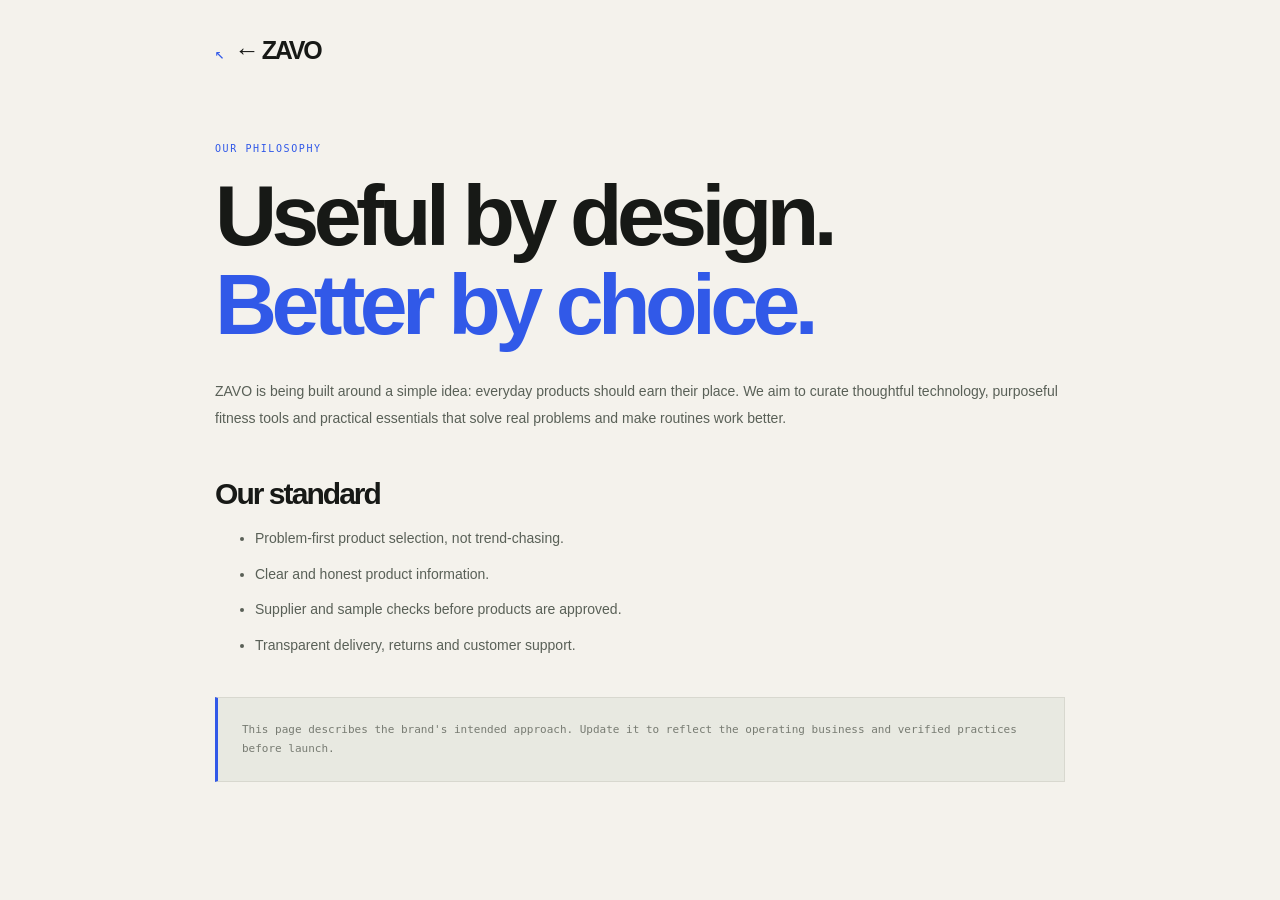
<file: about.html>
<!doctype html><html lang="en"><head><meta charset="utf-8"><meta name="viewport" content="width=device-width,initial-scale=1"><meta name="theme-color" content="#090a0c"><title>About ZAVO</title><link rel="stylesheet" href="page.css"></head><body><main class="page"><a class="back" href="index.html">← ZAVO</a><p class="eyebrow">OUR PHILOSOPHY</p><h1>Useful by design.<br><em>Better by choice.</em></h1><p>ZAVO is being built around a simple idea: everyday products should earn their place. We aim to curate thoughtful technology, purposeful fitness tools and practical essentials that solve real problems and make routines work better.</p><h2>Our standard</h2><ul><li>Problem-first product selection, not trend-chasing.</li><li>Clear and honest product information.</li><li>Supplier and sample checks before products are approved.</li><li>Transparent delivery, returns and customer support.</li></ul><p class="note">This page describes the brand's intended approach. Update it to reflect the operating business and verified practices before launch.</p></main></body></html>
</file>
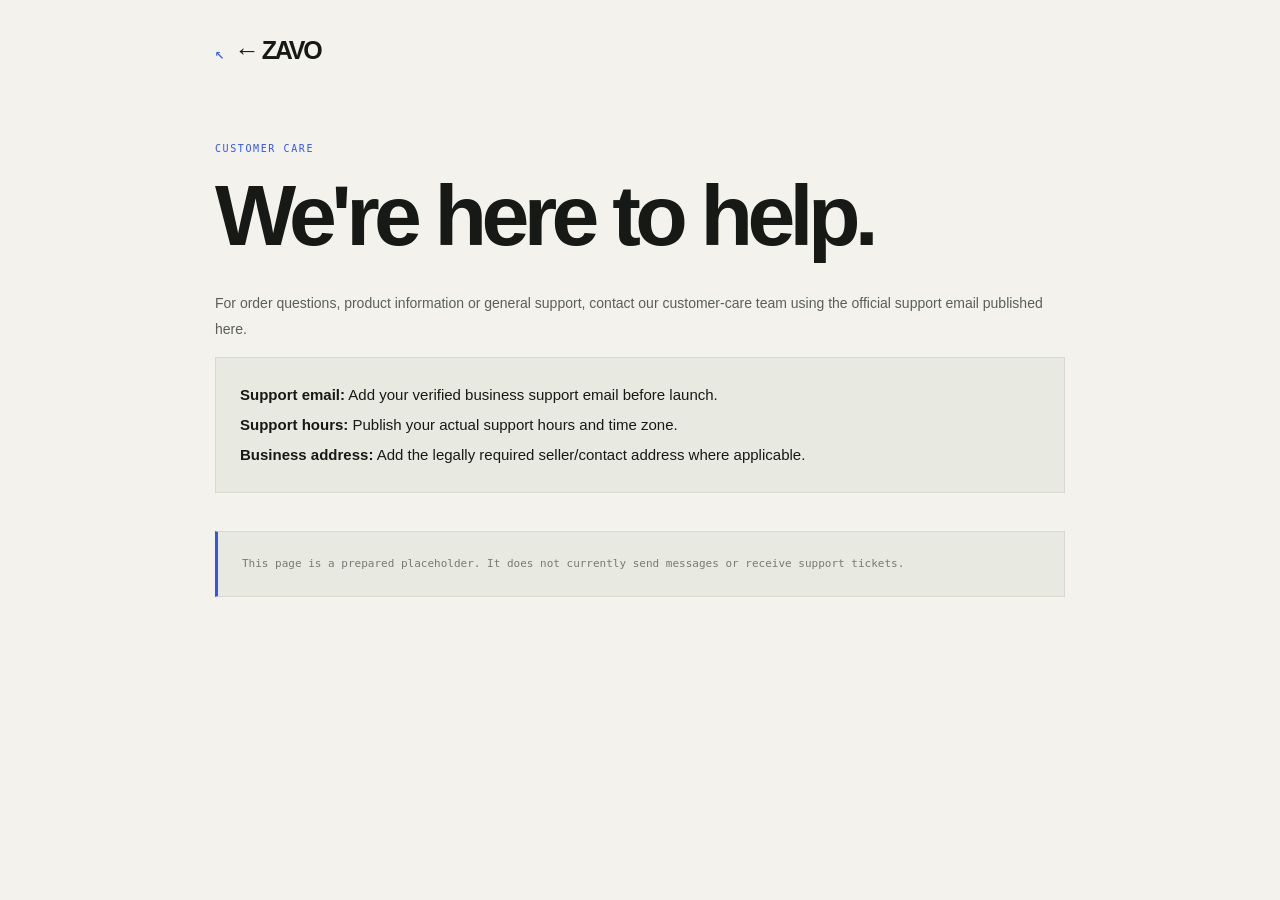
<file: contact.html>
<!doctype html><html lang="en"><head><meta charset="utf-8"><meta name="viewport" content="width=device-width,initial-scale=1"><meta name="theme-color" content="#090a0c"><title>Contact ZAVO</title><link rel="stylesheet" href="page.css"></head><body><main class="page"><a class="back" href="index.html">← ZAVO</a><p class="eyebrow">CUSTOMER CARE</p><h1>We're here to help.</h1><p>For order questions, product information or general support, contact our customer-care team using the official support email published here.</p><div class="placeholder"><strong>Support email:</strong> Add your verified business support email before launch.<br><strong>Support hours:</strong> Publish your actual support hours and time zone.<br><strong>Business address:</strong> Add the legally required seller/contact address where applicable.</div><p class="note">This page is a prepared placeholder. It does not currently send messages or receive support tickets.</p></main></body></html>
</file>
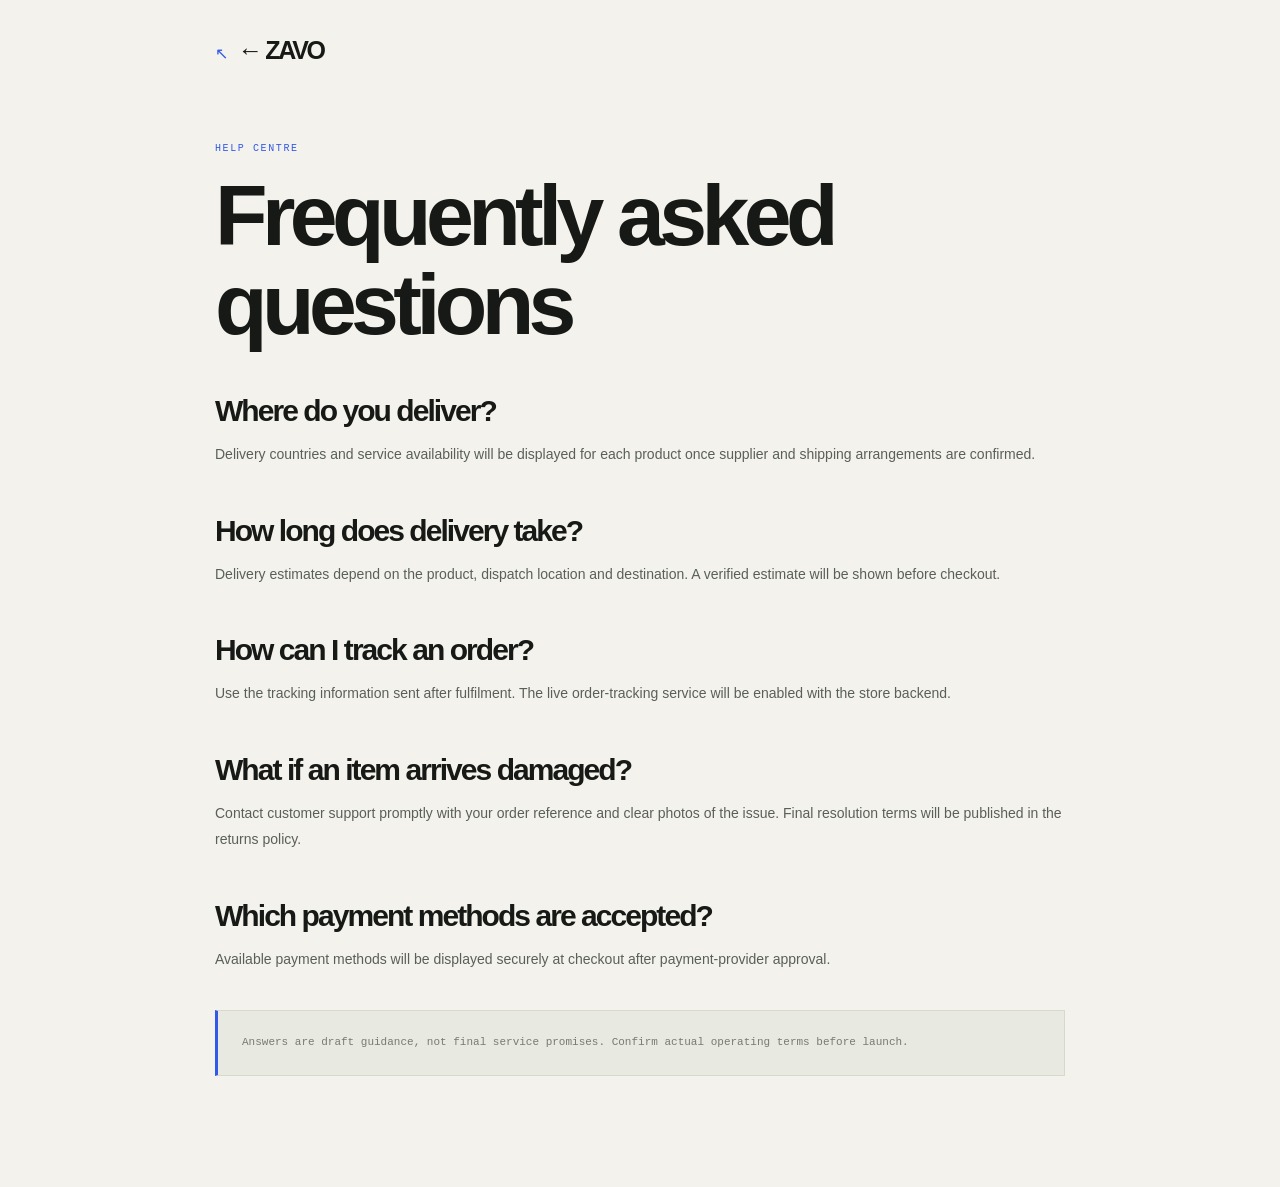
<file: faq.html>
<!doctype html><html lang="en"><head><meta charset="utf-8"><meta name="viewport" content="width=device-width,initial-scale=1"><meta name="theme-color" content="#090a0c"><title>FAQs — ZAVO</title><link rel="stylesheet" href="page.css"></head><body><main class="page"><a class="back" href="index.html">← ZAVO</a><p class="eyebrow">HELP CENTRE</p><h1>Frequently asked questions</h1><h2>Where do you deliver?</h2><p>Delivery countries and service availability will be displayed for each product once supplier and shipping arrangements are confirmed.</p><h2>How long does delivery take?</h2><p>Delivery estimates depend on the product, dispatch location and destination. A verified estimate will be shown before checkout.</p><h2>How can I track an order?</h2><p>Use the tracking information sent after fulfilment. The live order-tracking service will be enabled with the store backend.</p><h2>What if an item arrives damaged?</h2><p>Contact customer support promptly with your order reference and clear photos of the issue. Final resolution terms will be published in the returns policy.</p><h2>Which payment methods are accepted?</h2><p>Available payment methods will be displayed securely at checkout after payment-provider approval.</p><p class="note">Answers are draft guidance, not final service promises. Confirm actual operating terms before launch.</p></main></body></html>
</file>
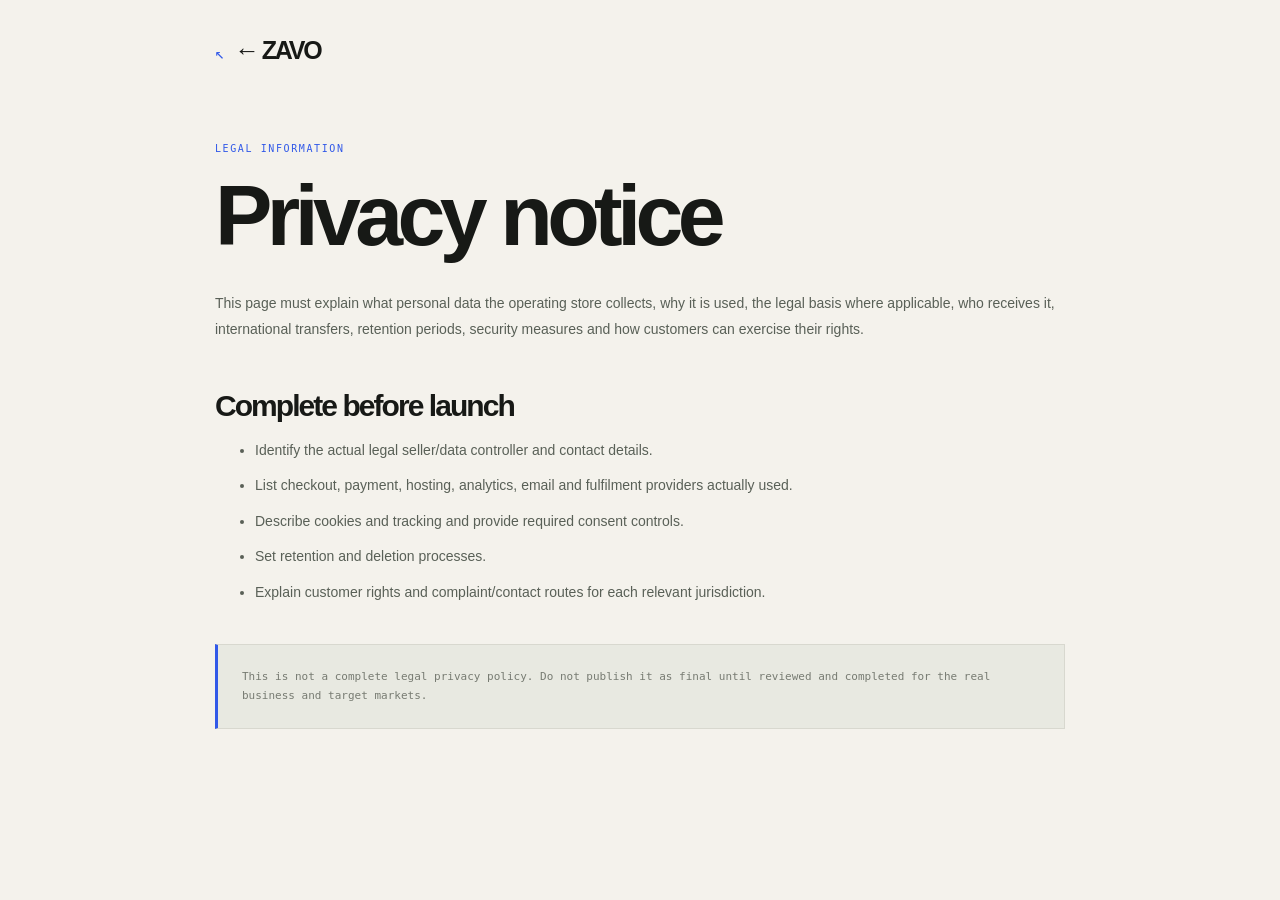
<file: privacy.html>
<!doctype html><html lang="en"><head><meta charset="utf-8"><meta name="viewport" content="width=device-width,initial-scale=1"><meta name="theme-color" content="#090a0c"><title>Privacy — ZAVO</title><link rel="stylesheet" href="page.css"></head><body><main class="page"><a class="back" href="index.html">← ZAVO</a><p class="eyebrow">LEGAL INFORMATION</p><h1>Privacy notice</h1><p>This page must explain what personal data the operating store collects, why it is used, the legal basis where applicable, who receives it, international transfers, retention periods, security measures and how customers can exercise their rights.</p><h2>Complete before launch</h2><ul><li>Identify the actual legal seller/data controller and contact details.</li><li>List checkout, payment, hosting, analytics, email and fulfilment providers actually used.</li><li>Describe cookies and tracking and provide required consent controls.</li><li>Set retention and deletion processes.</li><li>Explain customer rights and complaint/contact routes for each relevant jurisdiction.</li></ul><p class="note">This is not a complete legal privacy policy. Do not publish it as final until reviewed and completed for the real business and target markets.</p></main></body></html>
</file>
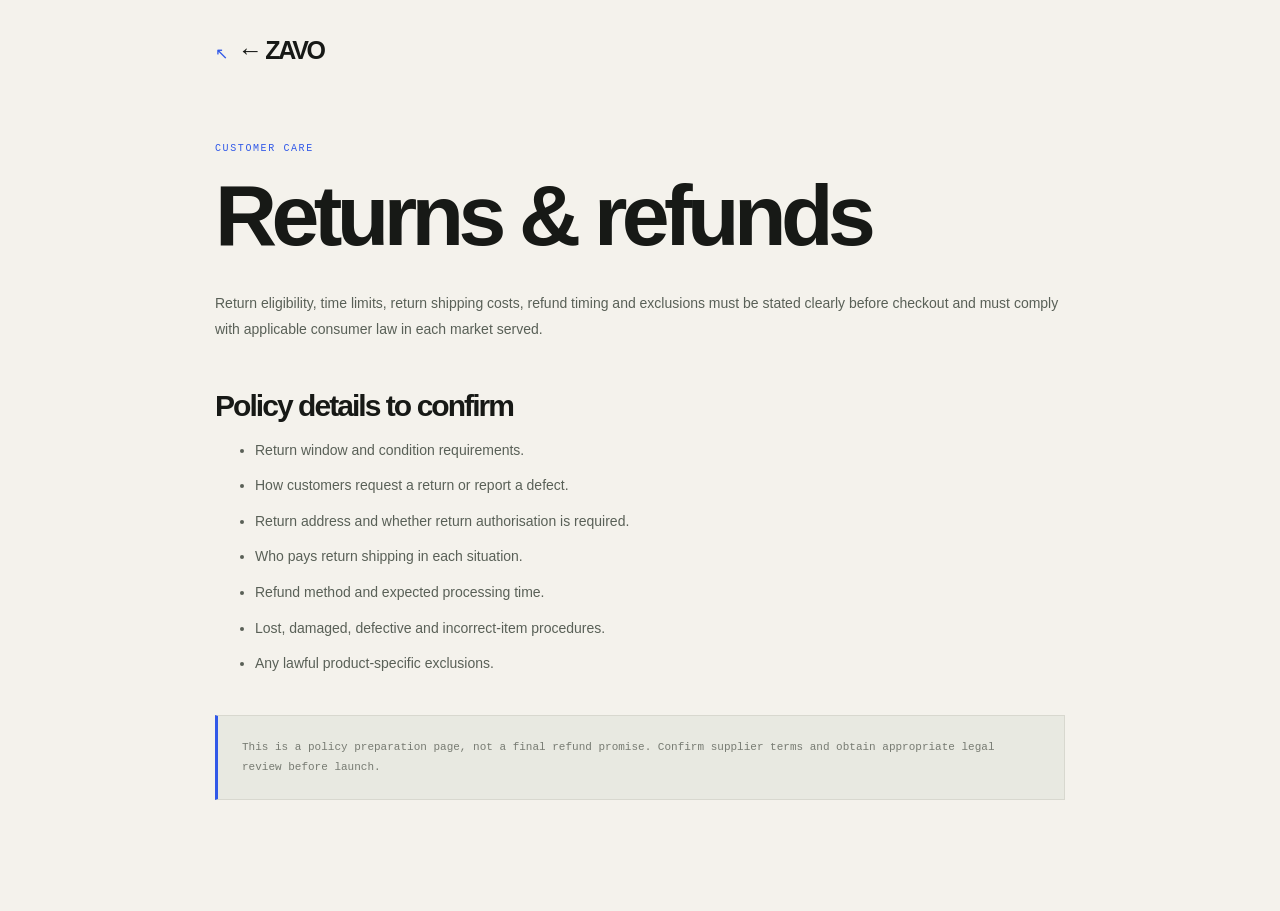
<file: returns.html>
<!doctype html><html lang="en"><head><meta charset="utf-8"><meta name="viewport" content="width=device-width,initial-scale=1"><meta name="theme-color" content="#090a0c"><title>Returns & Refunds — ZAVO</title><link rel="stylesheet" href="page.css"></head><body><main class="page"><a class="back" href="index.html">← ZAVO</a><p class="eyebrow">CUSTOMER CARE</p><h1>Returns & refunds</h1><p>Return eligibility, time limits, return shipping costs, refund timing and exclusions must be stated clearly before checkout and must comply with applicable consumer law in each market served.</p><h2>Policy details to confirm</h2><ul><li>Return window and condition requirements.</li><li>How customers request a return or report a defect.</li><li>Return address and whether return authorisation is required.</li><li>Who pays return shipping in each situation.</li><li>Refund method and expected processing time.</li><li>Lost, damaged, defective and incorrect-item procedures.</li><li>Any lawful product-specific exclusions.</li></ul><p class="note">This is a policy preparation page, not a final refund promise. Confirm supplier terms and obtain appropriate legal review before launch.</p></main></body></html>
</file>
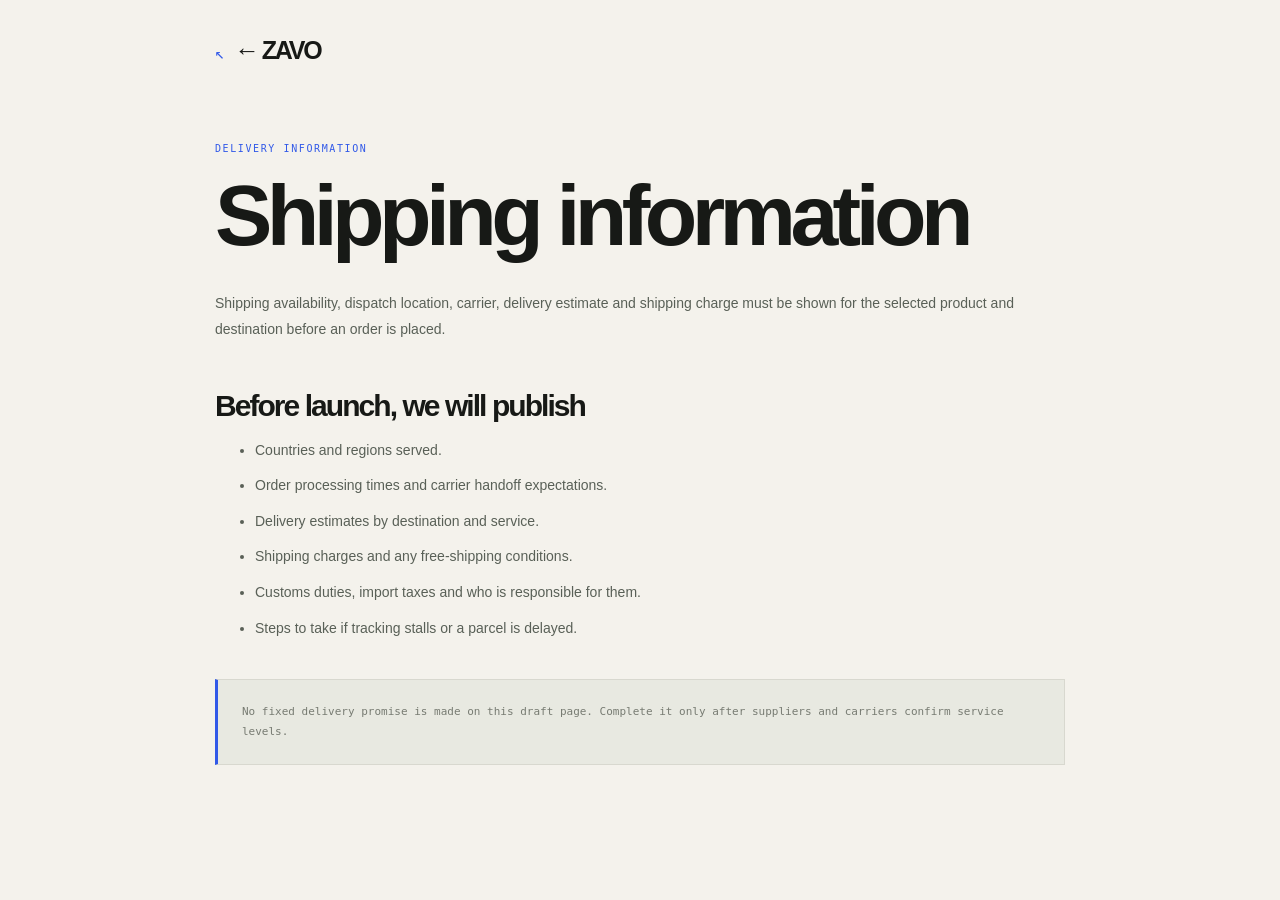
<file: shipping.html>
<!doctype html><html lang="en"><head><meta charset="utf-8"><meta name="viewport" content="width=device-width,initial-scale=1"><meta name="theme-color" content="#090a0c"><title>Shipping Information — ZAVO</title><link rel="stylesheet" href="page.css"></head><body><main class="page"><a class="back" href="index.html">← ZAVO</a><p class="eyebrow">DELIVERY INFORMATION</p><h1>Shipping information</h1><p>Shipping availability, dispatch location, carrier, delivery estimate and shipping charge must be shown for the selected product and destination before an order is placed.</p><h2>Before launch, we will publish</h2><ul><li>Countries and regions served.</li><li>Order processing times and carrier handoff expectations.</li><li>Delivery estimates by destination and service.</li><li>Shipping charges and any free-shipping conditions.</li><li>Customs duties, import taxes and who is responsible for them.</li><li>Steps to take if tracking stalls or a parcel is delayed.</li></ul><p class="note">No fixed delivery promise is made on this draft page. Complete it only after suppliers and carriers confirm service levels.</p></main></body></html>
</file>
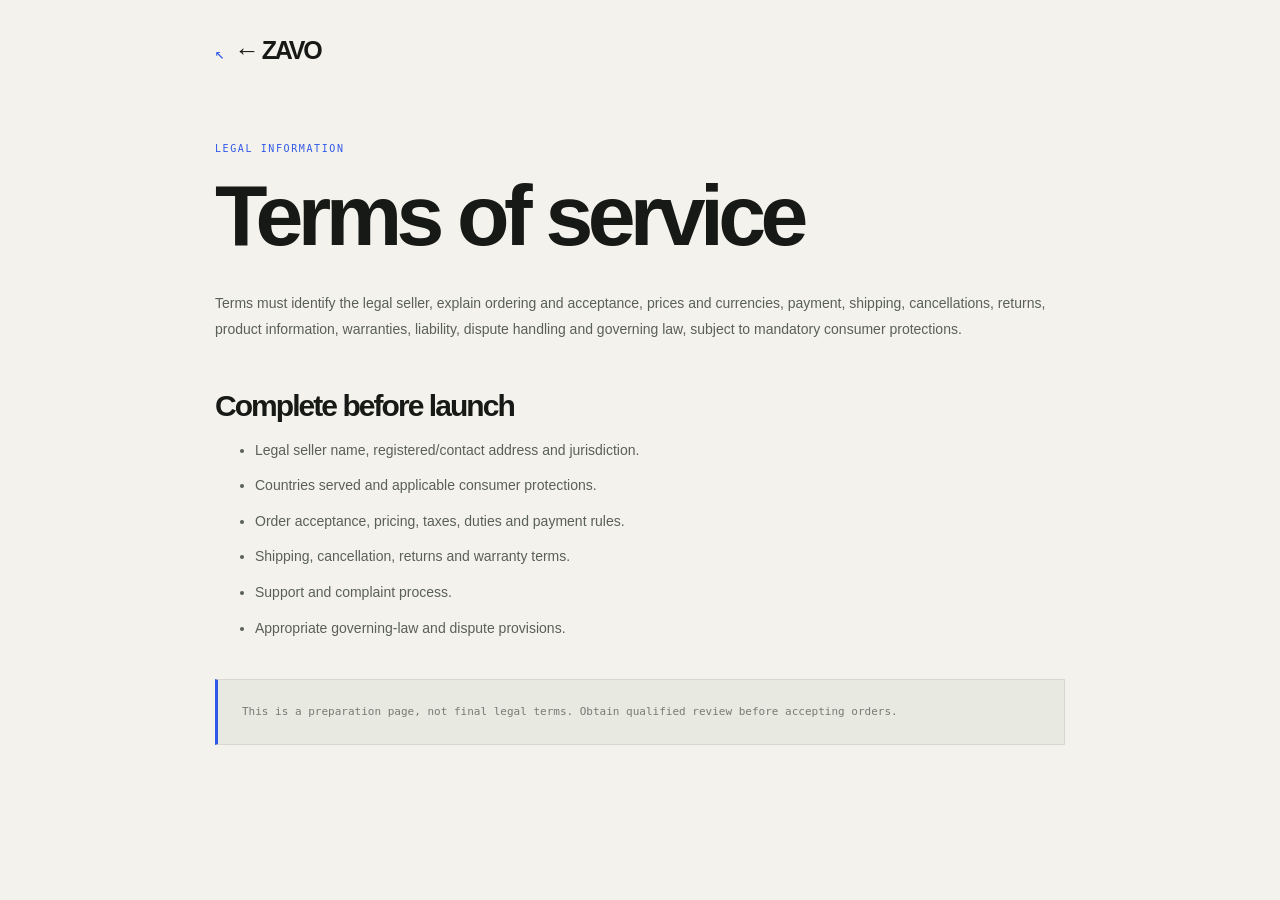
<file: terms.html>
<!doctype html><html lang="en"><head><meta charset="utf-8"><meta name="viewport" content="width=device-width,initial-scale=1"><meta name="theme-color" content="#090a0c"><title>Terms — ZAVO</title><link rel="stylesheet" href="page.css"></head><body><main class="page"><a class="back" href="index.html">← ZAVO</a><p class="eyebrow">LEGAL INFORMATION</p><h1>Terms of service</h1><p>Terms must identify the legal seller, explain ordering and acceptance, prices and currencies, payment, shipping, cancellations, returns, product information, warranties, liability, dispute handling and governing law, subject to mandatory consumer protections.</p><h2>Complete before launch</h2><ul><li>Legal seller name, registered/contact address and jurisdiction.</li><li>Countries served and applicable consumer protections.</li><li>Order acceptance, pricing, taxes, duties and payment rules.</li><li>Shipping, cancellation, returns and warranty terms.</li><li>Support and complaint process.</li><li>Appropriate governing-law and dispute provisions.</li></ul><p class="note">This is a preparation page, not final legal terms. Obtain qualified review before accepting orders.</p></main></body></html>
</file>
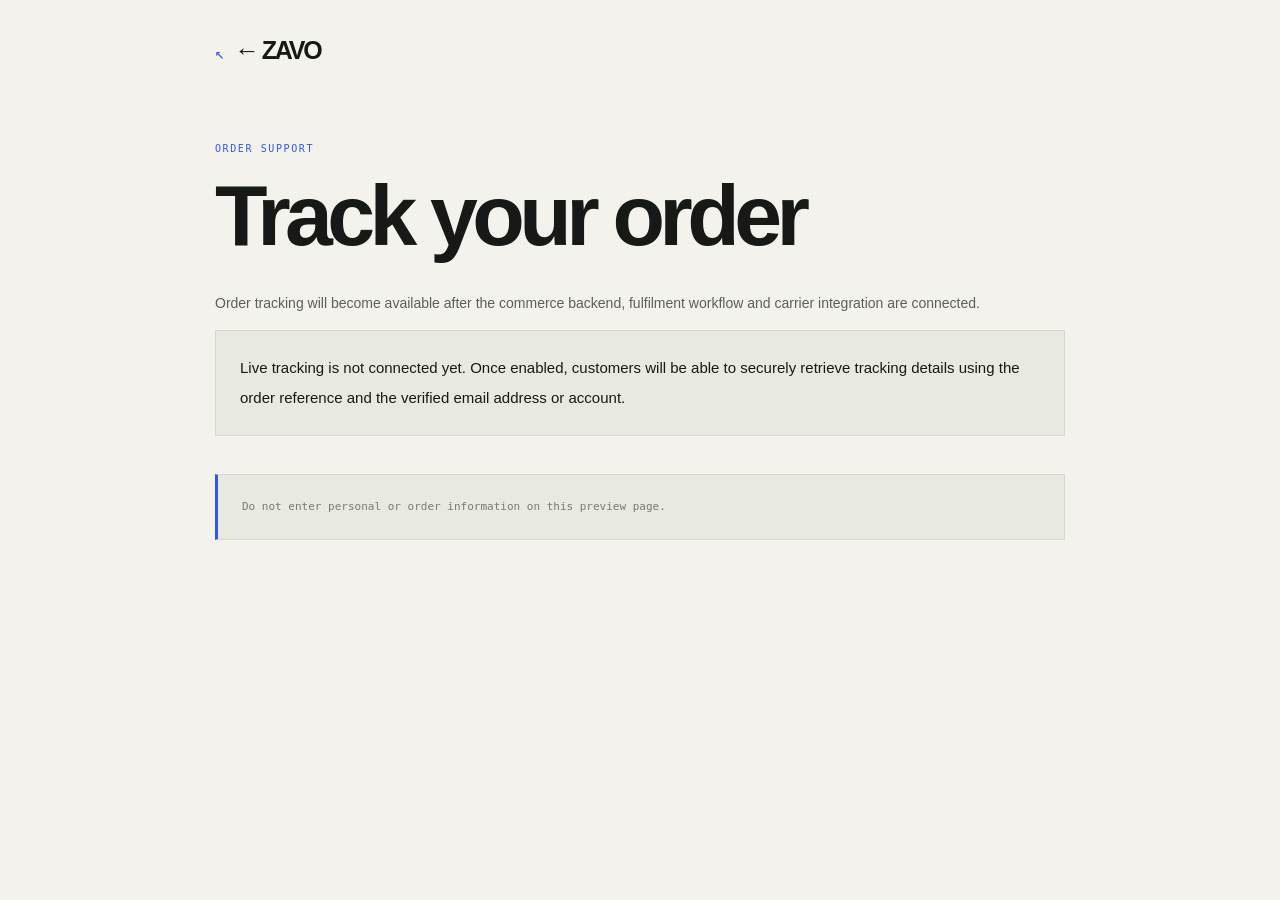
<file: track-order.html>
<!doctype html><html lang="en"><head><meta charset="utf-8"><meta name="viewport" content="width=device-width,initial-scale=1"><meta name="theme-color" content="#090a0c"><title>Track an Order — ZAVO</title><link rel="stylesheet" href="page.css"></head><body><main class="page"><a class="back" href="index.html">← ZAVO</a><p class="eyebrow">ORDER SUPPORT</p><h1>Track your order</h1><p>Order tracking will become available after the commerce backend, fulfilment workflow and carrier integration are connected.</p><div class="placeholder">Live tracking is not connected yet. Once enabled, customers will be able to securely retrieve tracking details using the order reference and the verified email address or account.</div><p class="note">Do not enter personal or order information on this preview page.</p></main></body></html>
</file>
<file: page.css>
:root{--paper:#f4f2ec;--ink:#171916;--muted:#777b72;--line:#d8d8cf;--acid:#d5fb43;--blue:#3159e8;--mono:"DM Mono",monospace;--sans:"Manrope",sans-serif;--display:"Space Grotesk",sans-serif}*{box-sizing:border-box}html{scroll-behavior:smooth}body{margin:0;background:var(--paper);color:var(--ink);font:15px/1.8 var(--sans);-webkit-font-smoothing:antialiased}.page{width:min(850px,calc(100% - 40px));margin:0 auto;padding:36px 0 100px}.back{display:inline-block;color:var(--ink);font:700 25px var(--display);letter-spacing:-.09em;text-decoration:none}.back:before{content:"↖";color:var(--blue);font:16px var(--mono);margin-right:12px}.eyebrow{margin-top:76px;color:var(--blue);font:10px var(--mono);letter-spacing:.16em;text-transform:uppercase}h1,h2{font-family:var(--display);line-height:1.03;letter-spacing:-.065em;color:var(--ink)}h1{font-size:clamp(48px,9vw,86px);font-weight:600;margin:17px 0 30px}h1 em{color:var(--blue);font-style:normal}h2{font-size:30px;font-weight:600;margin:48px 0 14px}p,li{color:#596057;font-size:14px;line-height:1.9}li{margin:9px 0}.placeholder,.note{padding:22px 24px;background:#e8e9e1;border:1px solid var(--line)}.placeholder{color:var(--ink);line-height:2}.note{margin-top:38px;color:var(--muted);font:11px/1.8 var(--mono);border-left:3px solid var(--blue)}a{color:var(--blue)}@media(max-width:560px){.page{padding-top:28px}.eyebrow{margin-top:55px}h1{font-size:48px}h2{font-size:25px}p,li{font-size:13px}}
</file>
